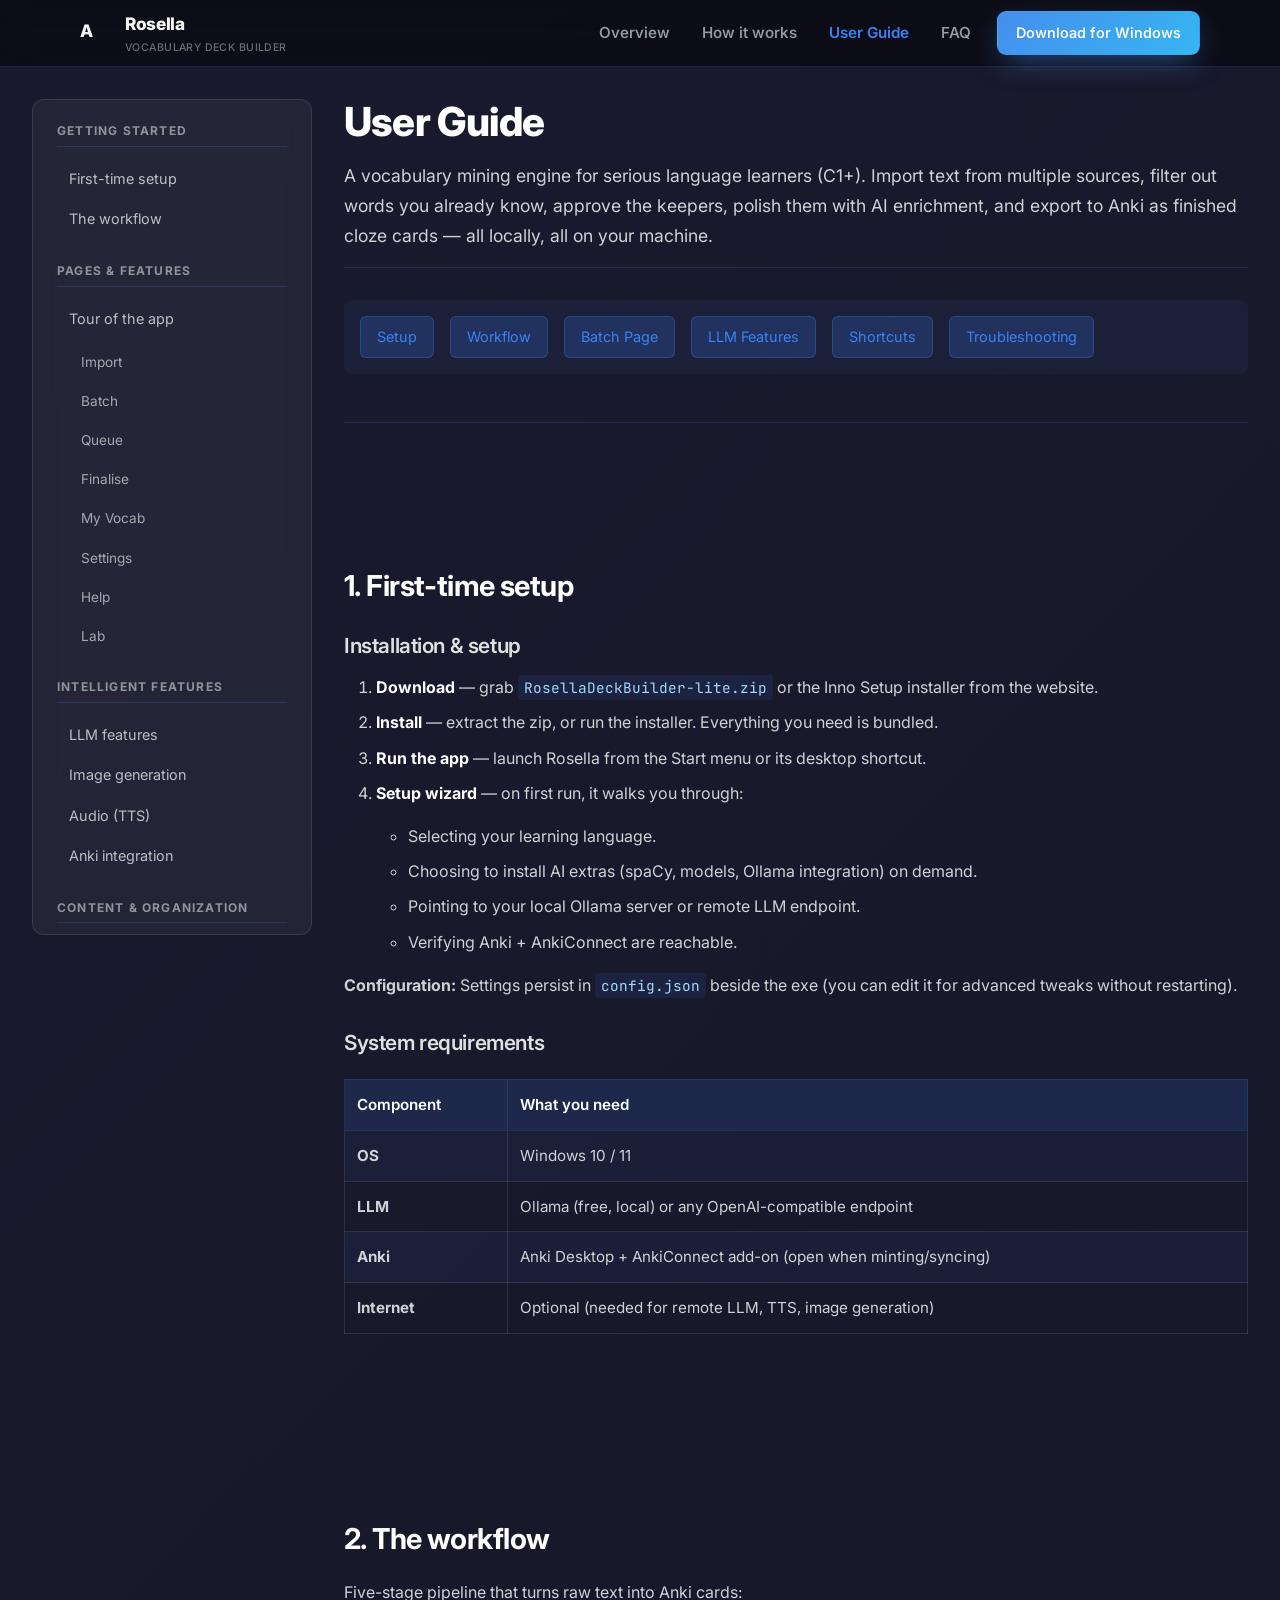
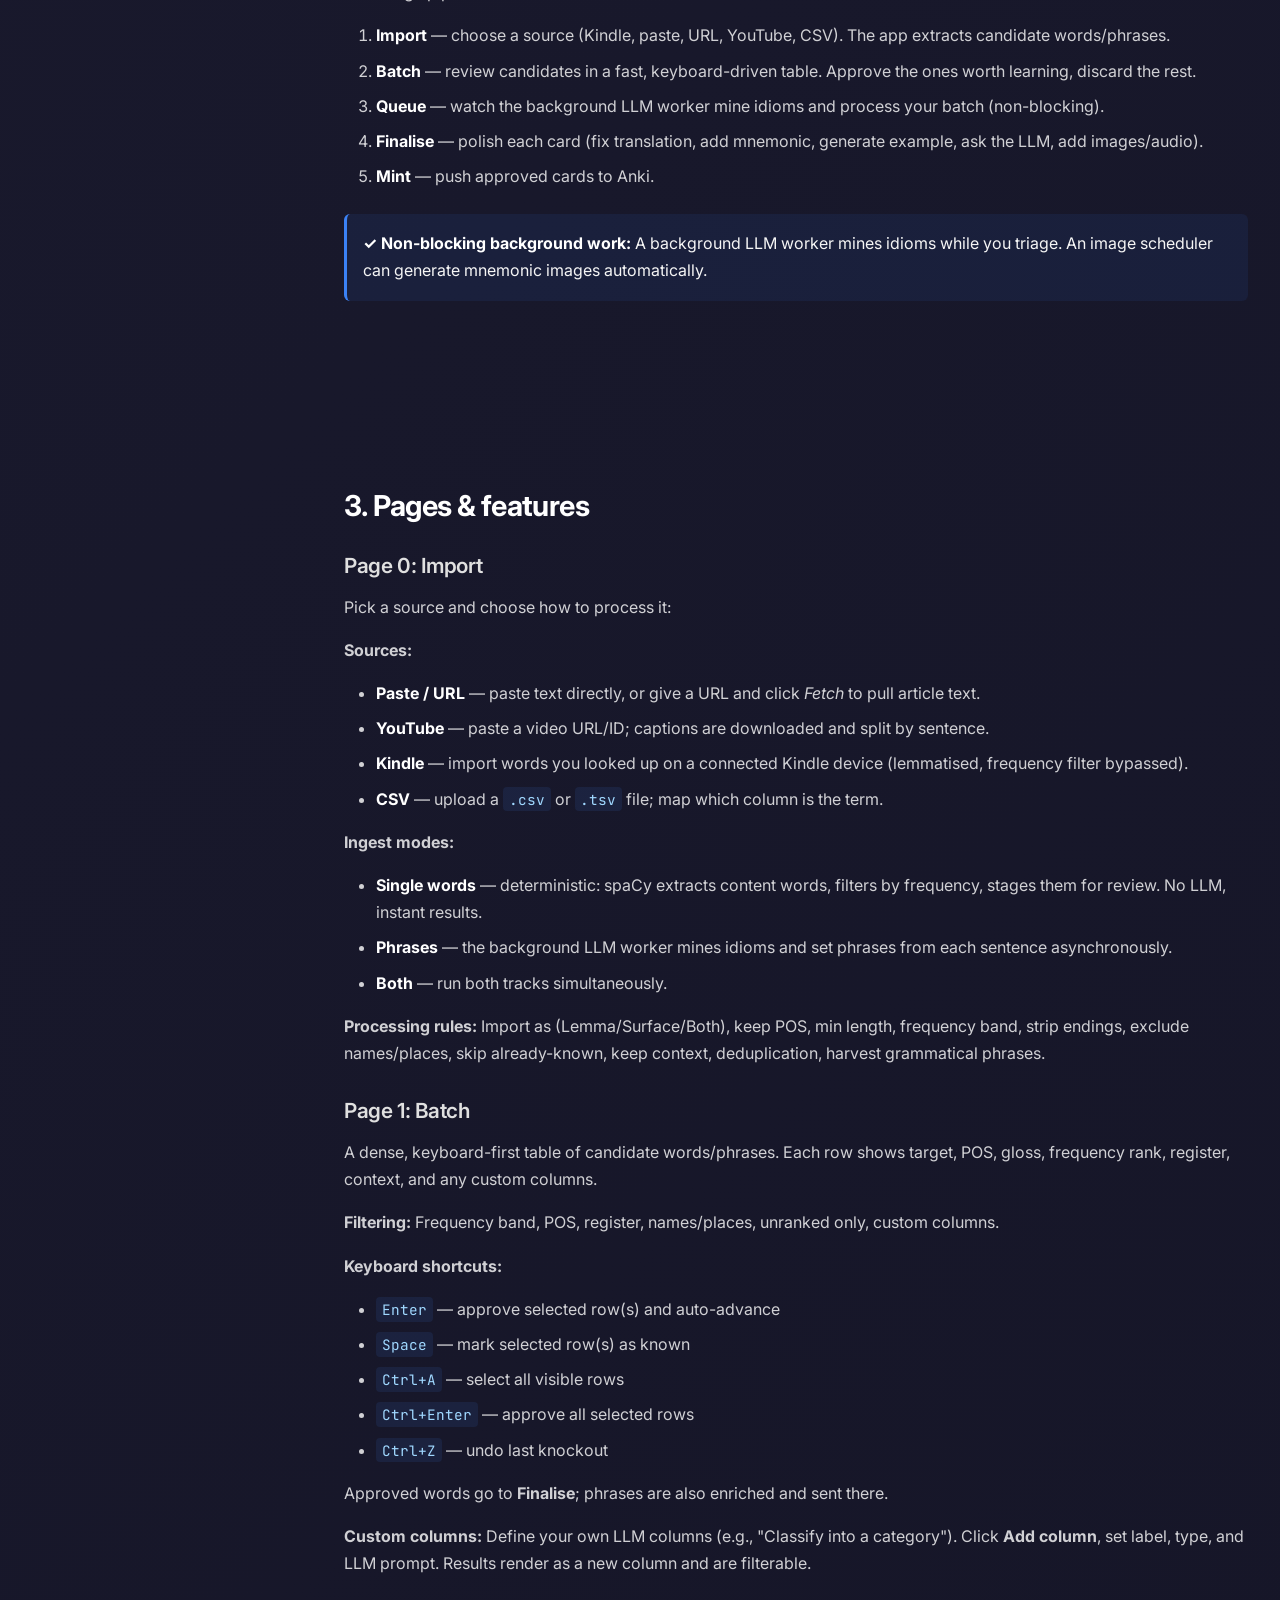
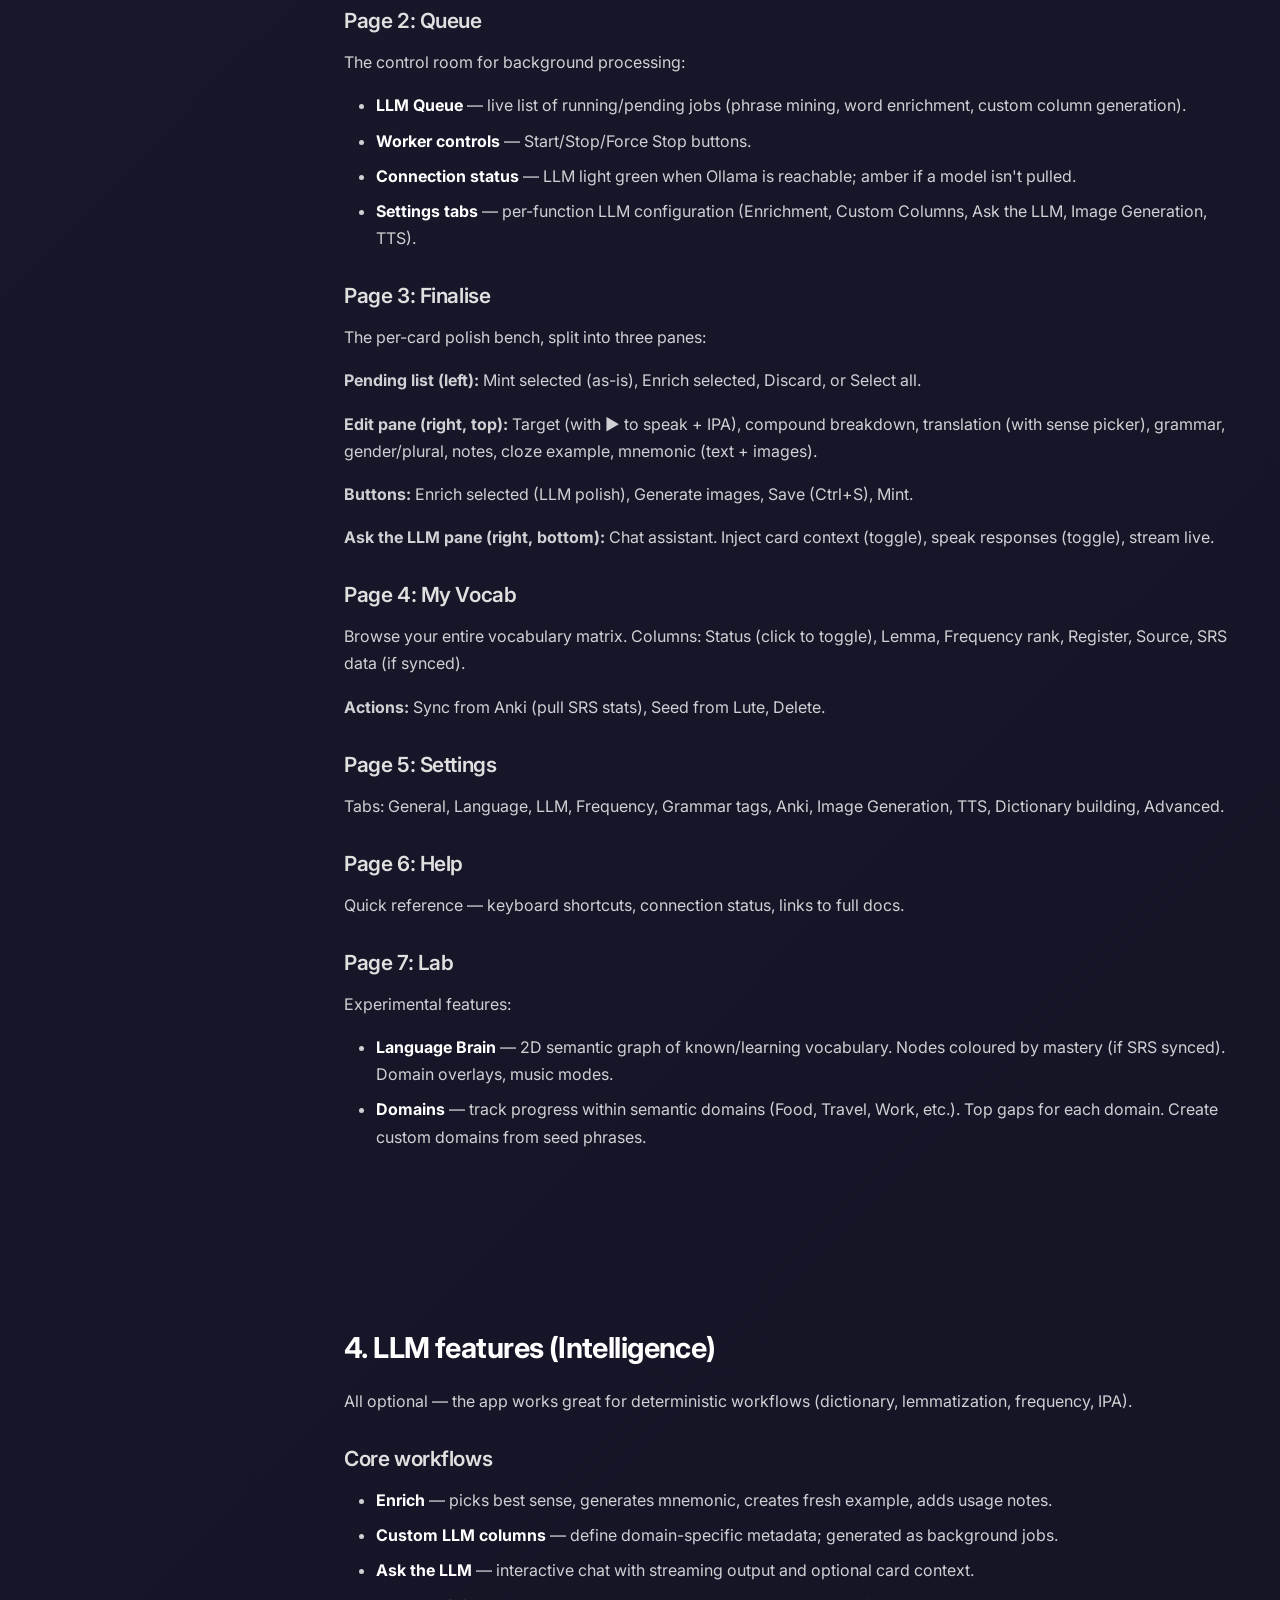
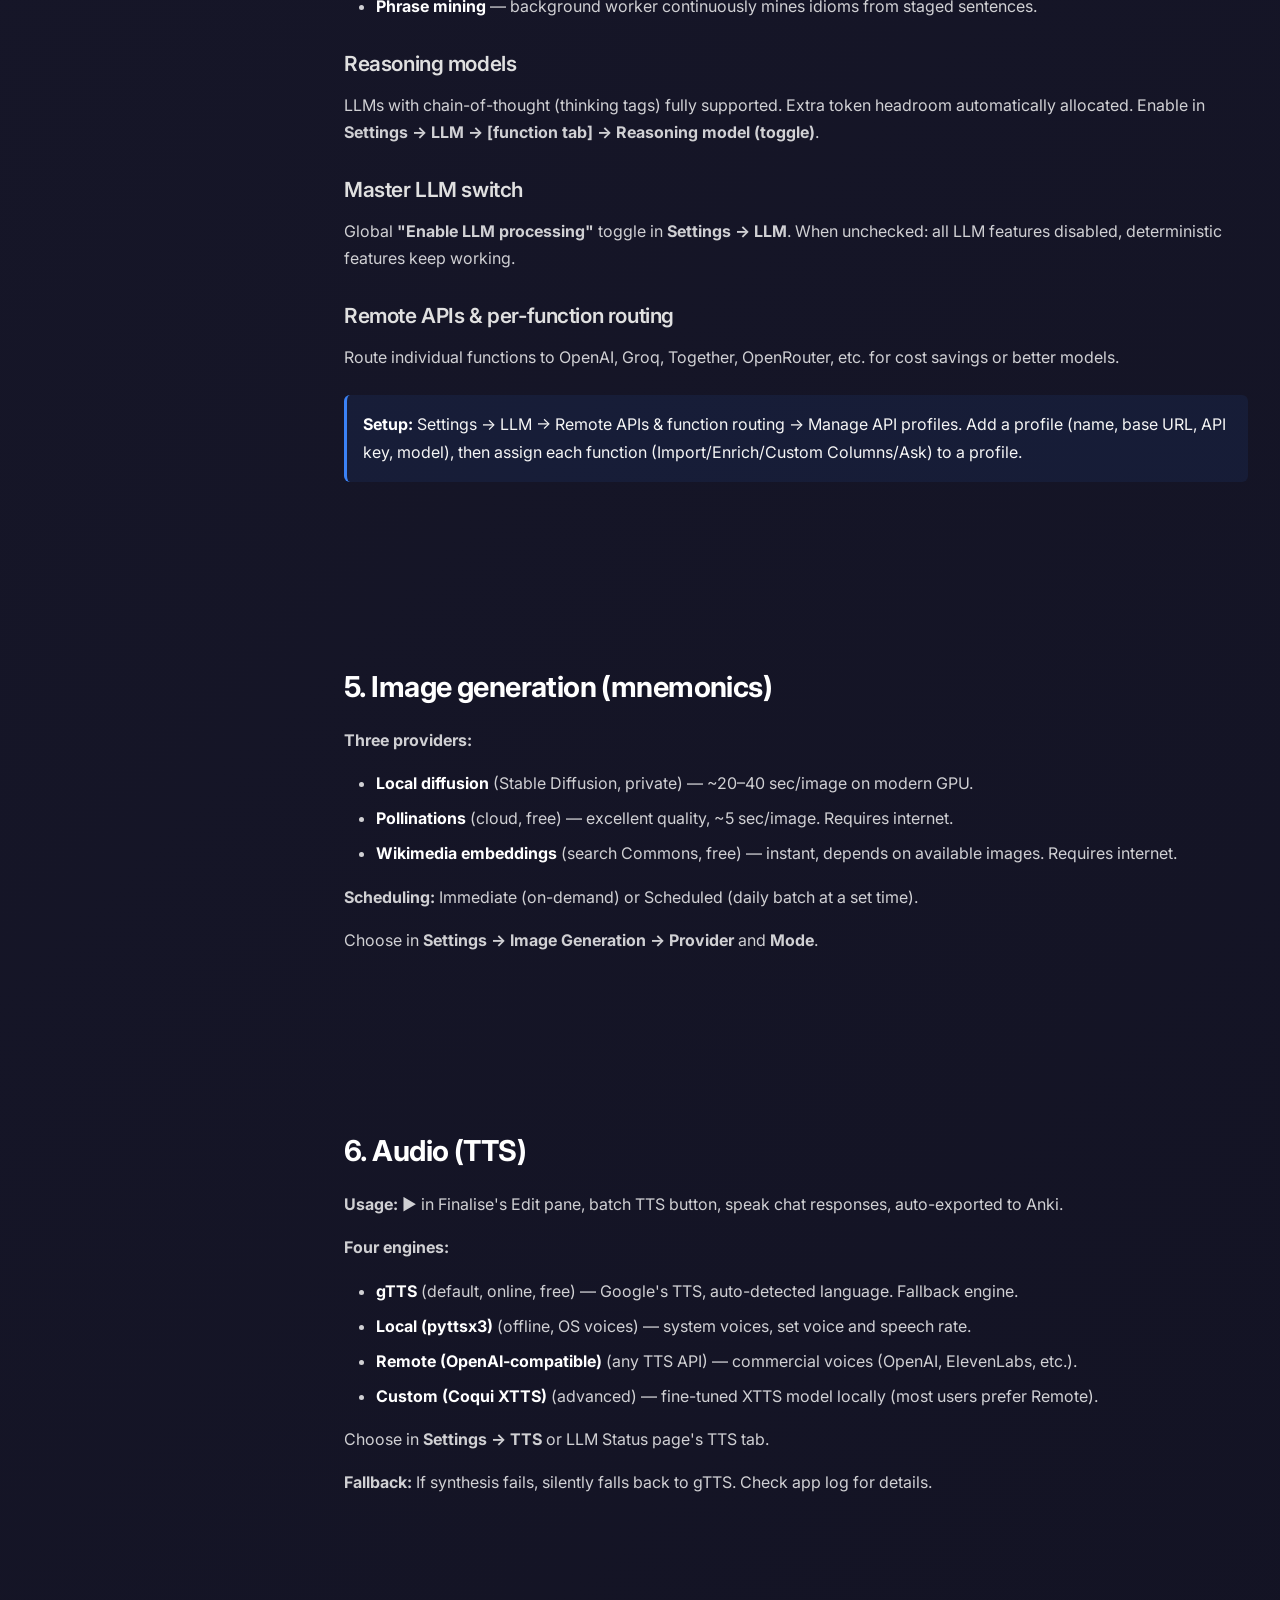
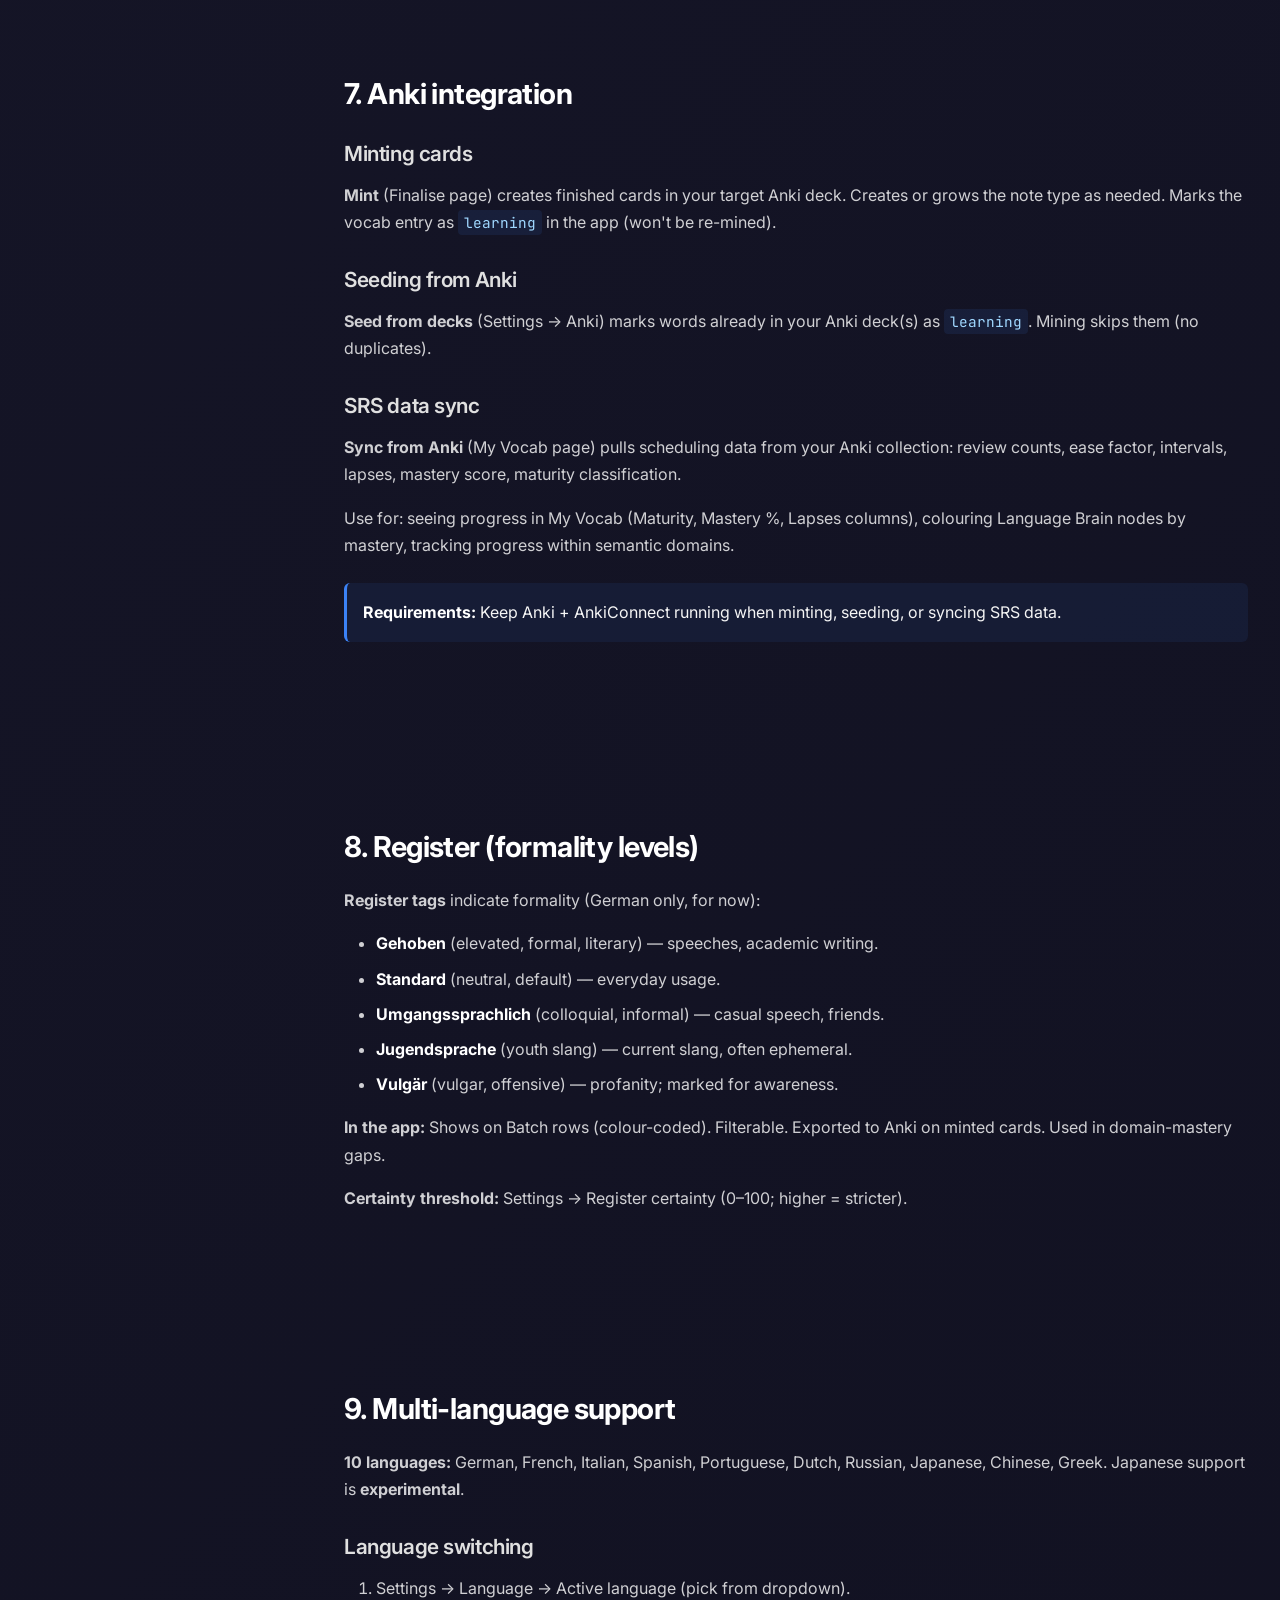
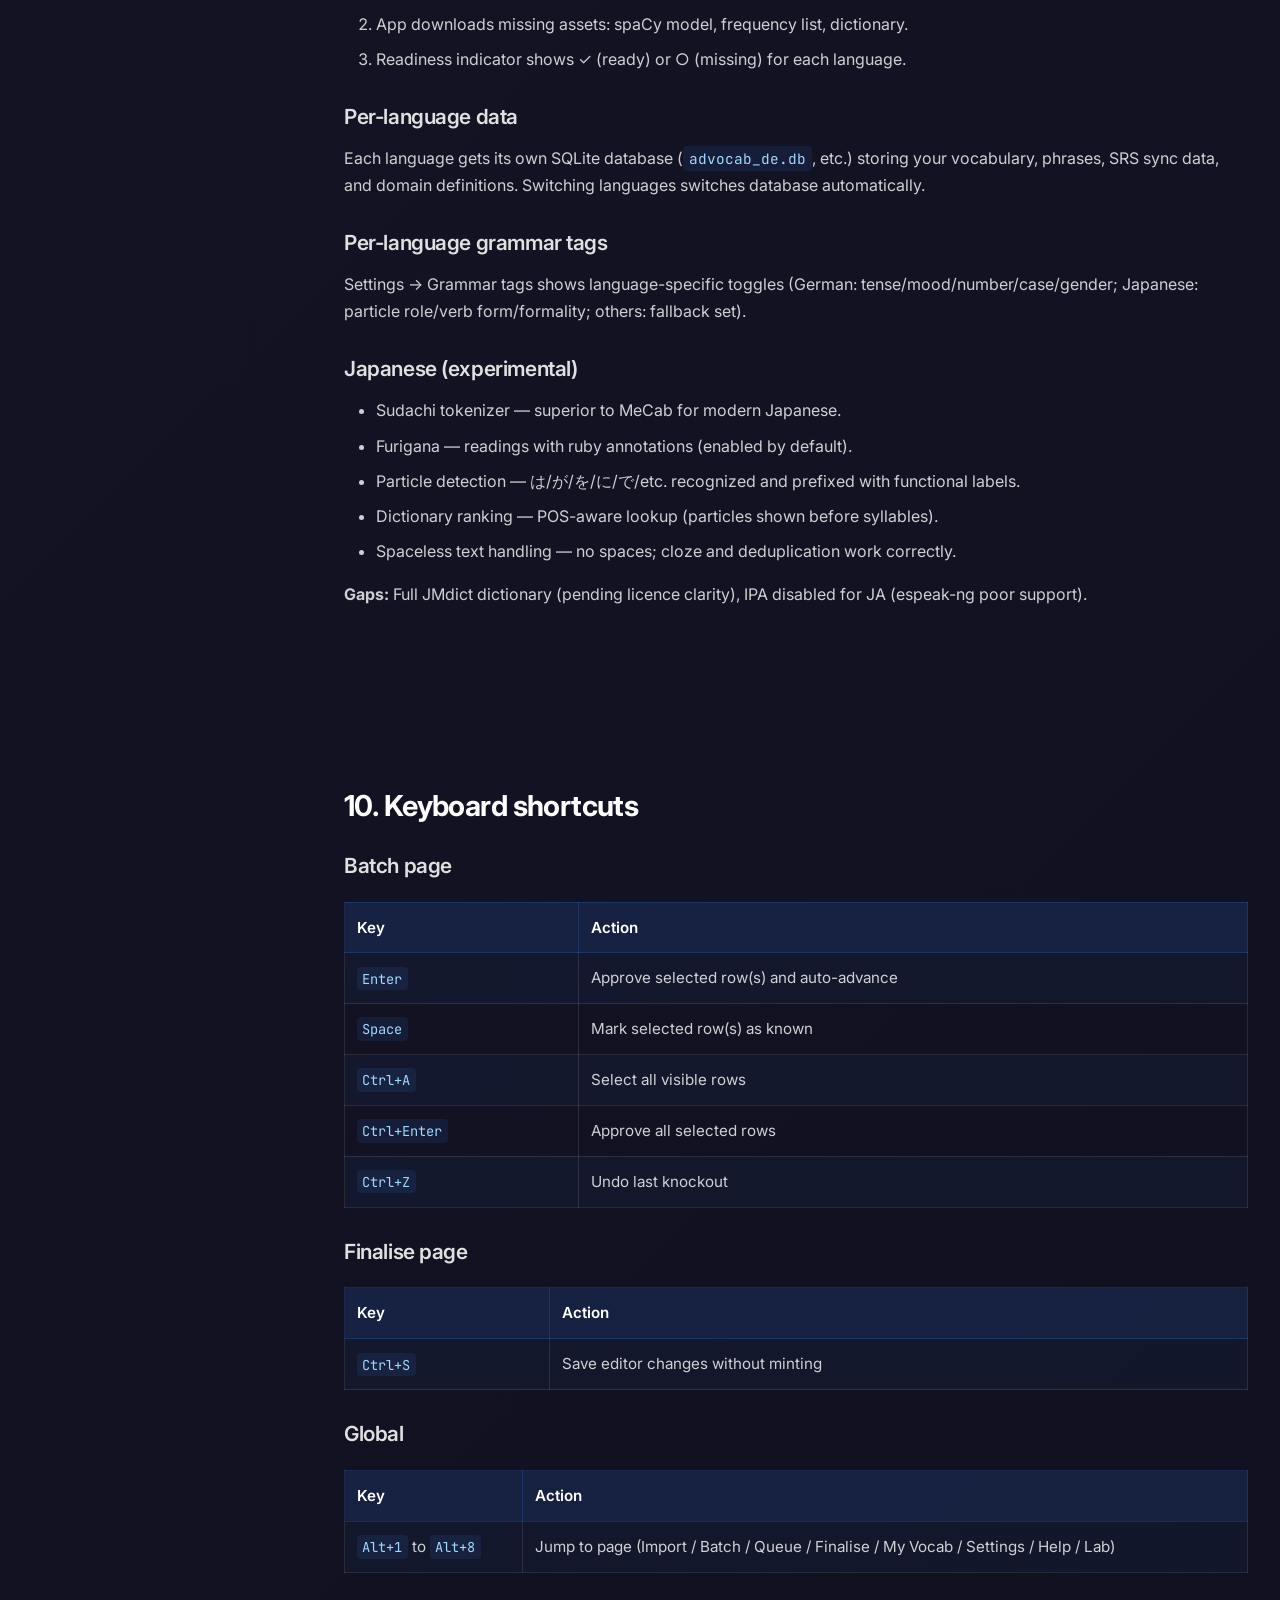
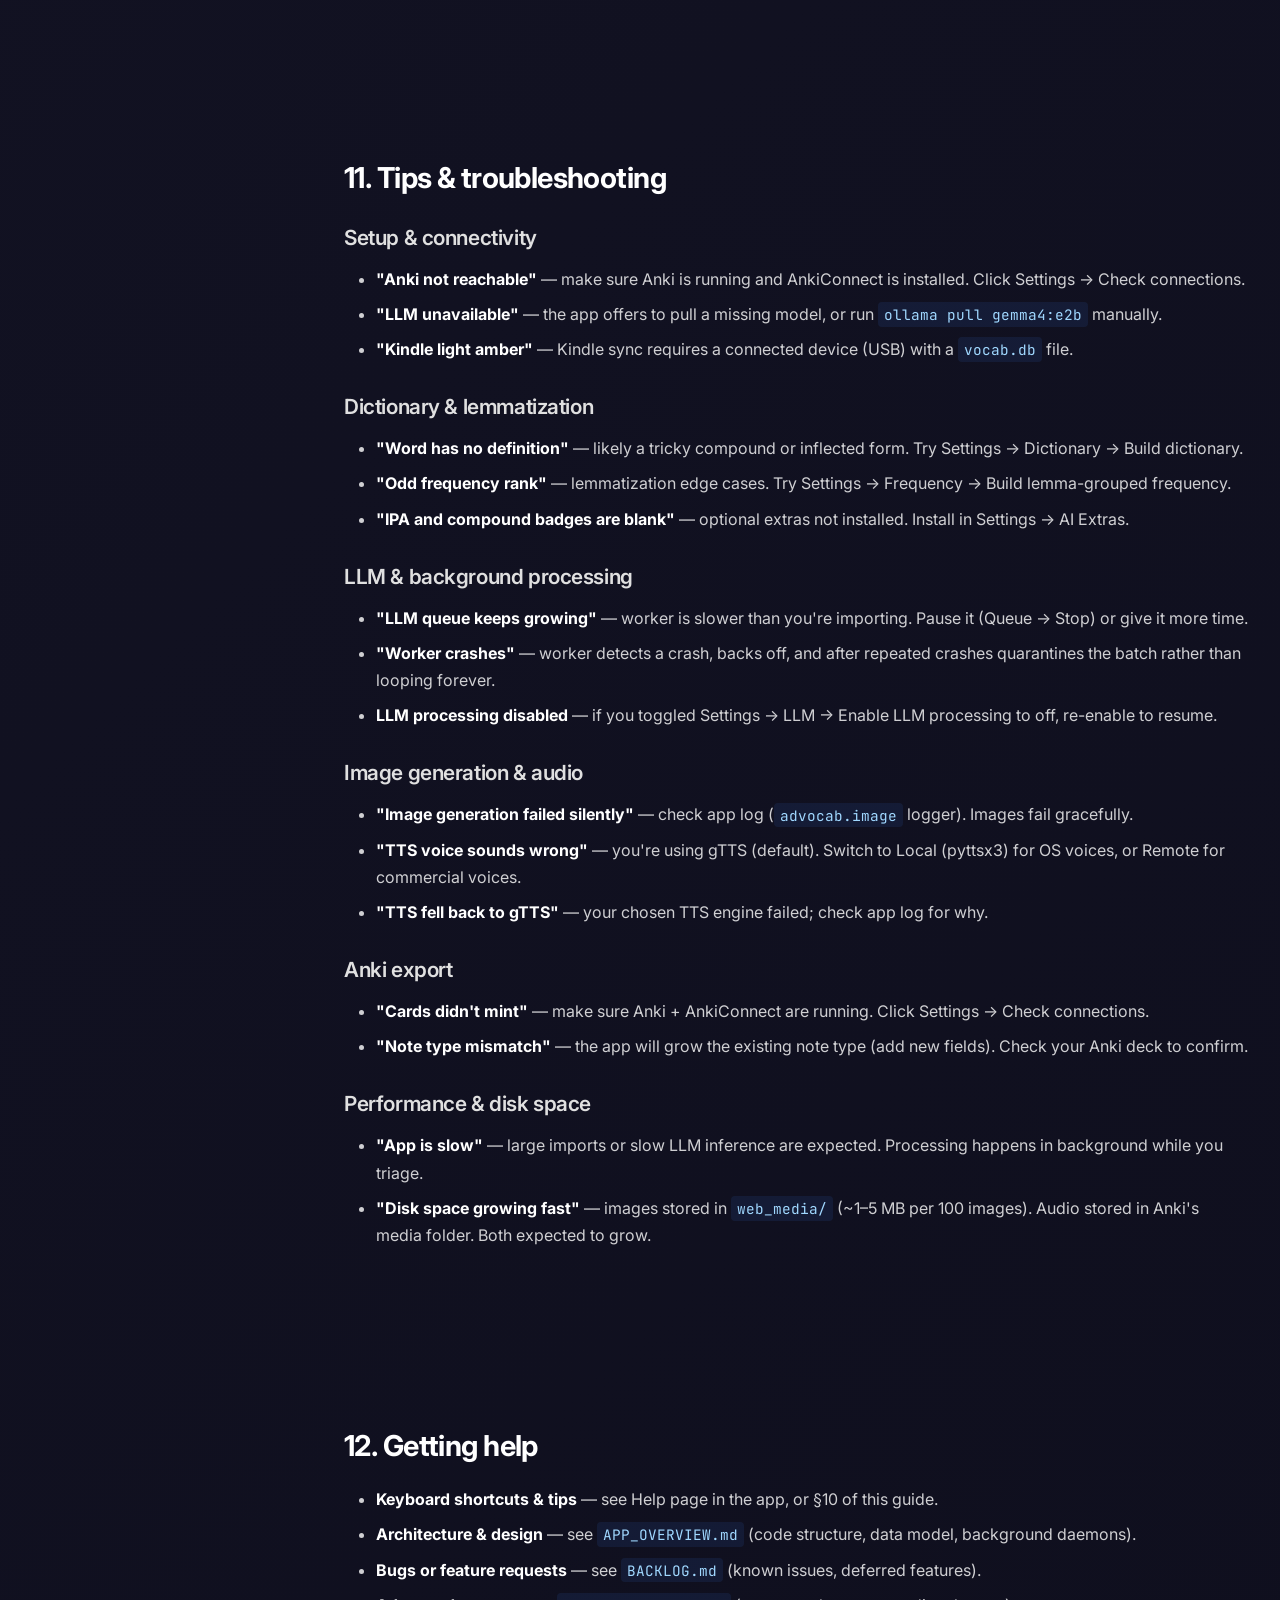
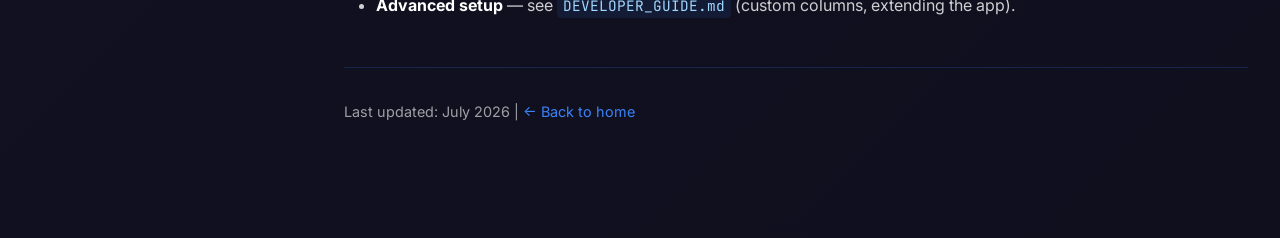
<file: user-guide.html>
<!DOCTYPE html>
<html lang="en">
<head>
  <meta charset="UTF-8" />
  <meta name="viewport" content="width=device-width, initial-scale=1.0" />
  <title>User Guide — Rosella</title>
  <meta name="description" content="Complete guide to using Rosella: setup, workflow, pages, LLM features, images, audio, Anki integration, multi-language support, and troubleshooting." />
  <link rel="preconnect" href="https://fonts.googleapis.com" />
  <link rel="preconnect" href="https://fonts.gstatic.com" crossorigin />
  <link href="https://fonts.googleapis.com/css2?family=Inter:wght@400;500;550;600;650;700;800;850&family=JetBrains+Mono:wght@400;500;600&display=swap" rel="stylesheet" />
  <link rel="stylesheet" href="styles.css" />
  <link rel="icon" href="data:image/svg+xml,<svg xmlns='http://www.w3.org/2000/svg' viewBox='0 0 100 100'><rect width='100' height='100' rx='22' fill='%233b82f6'/><text x='50' y='70' font-size='60' text-anchor='middle' fill='white' font-family='sans-serif' font-weight='800'>A</text></svg>" />
  <style>
    body.wiki-page {
      background: linear-gradient(135deg, #1a1a2e 0%, #0f0f1e 100%);
      color: #f5f5f5;
      line-height: 1.7;
    }

    .wiki-container {
      display: flex;
      gap: 2rem;
      max-width: 1400px;
      margin: 0 auto;
      padding: 2rem;
    }

    .wiki-sidebar {
      flex: 0 0 280px;
      position: sticky;
      top: 2rem;
      height: fit-content;
      max-height: calc(100vh - 4rem);
      overflow-y: auto;
      padding: 1.5rem;
      background: rgba(255, 255, 255, 0.05);
      border: 1px solid rgba(255, 255, 255, 0.1);
      border-radius: 12px;
      backdrop-filter: blur(10px);
    }

    .wiki-sidebar::-webkit-scrollbar {
      width: 6px;
    }

    .wiki-sidebar::-webkit-scrollbar-track {
      background: rgba(255, 255, 255, 0.05);
      border-radius: 3px;
    }

    .wiki-sidebar::-webkit-scrollbar-thumb {
      background: rgba(59, 130, 246, 0.4);
      border-radius: 3px;
    }

    .wiki-sidebar::-webkit-scrollbar-thumb:hover {
      background: rgba(59, 130, 246, 0.6);
    }

    .wiki-sidebar h3 {
      font-size: 0.75rem;
      font-weight: 700;
      text-transform: uppercase;
      letter-spacing: 0.1em;
      color: rgba(255, 255, 255, 0.5);
      margin: 1.5rem 0 0.75rem;
      padding: 0 0 0.5rem;
      border-bottom: 1px solid rgba(59, 130, 246, 0.2);
    }

    .wiki-sidebar h3:first-child {
      margin-top: 0;
    }

    .wiki-nav {
      list-style: none;
      padding: 0;
      margin: 0;
    }

    .wiki-nav li {
      margin: 0;
    }

    .wiki-nav a {
      display: block;
      padding: 0.5rem 0.75rem;
      color: rgba(255, 255, 255, 0.7);
      text-decoration: none;
      font-size: 0.9rem;
      border-radius: 6px;
      transition: all 0.2s ease;
      border-left: 2px solid transparent;
      margin-left: -2px;
    }

    .wiki-nav a:hover {
      color: #fff;
      background: rgba(59, 130, 246, 0.1);
      border-left-color: #3b82f6;
      padding-left: calc(0.75rem + 2px);
    }

    .wiki-nav a.active {
      color: #3b82f6;
      background: rgba(59, 130, 246, 0.15);
      border-left-color: #3b82f6;
      font-weight: 600;
      padding-left: calc(0.75rem + 2px);
    }

    .wiki-nav ul {
      list-style: none;
      padding: 0;
      margin: 0.25rem 0;
    }

    .wiki-nav li ul a {
      font-size: 0.85rem;
      padding-left: 1.5rem;
      color: rgba(255, 255, 255, 0.6);
    }

    .wiki-nav li ul a:hover {
      padding-left: calc(1.5rem + 2px);
    }

    .wiki-nav li ul a.active {
      padding-left: calc(1.5rem + 2px);
    }

    .wiki-content {
      flex: 1;
      min-width: 0;
    }

    .wiki-content h1 {
      font-size: 2.5rem;
      margin-bottom: 0.5rem;
      color: #fff;
      font-weight: 800;
    }

    .wiki-content > p:first-of-type {
      font-size: 1.1rem;
      color: rgba(255, 255, 255, 0.8);
      margin-bottom: 2rem;
      padding-bottom: 1rem;
      border-bottom: 1px solid rgba(59, 130, 246, 0.2);
    }

    .wiki-content h2 {
      font-size: 1.8rem;
      margin: 3rem 0 1.5rem;
      padding-top: 2rem;
      border-top: 1px solid rgba(59, 130, 246, 0.2);
      color: #fff;
      font-weight: 700;
      scroll-margin-top: 100px;
    }

    .wiki-content h2:first-of-type {
      margin-top: 2rem;
      border-top: none;
      padding-top: 0;
    }

    .wiki-content h3 {
      font-size: 1.3rem;
      margin: 2rem 0 1rem;
      color: #e0e0e0;
      font-weight: 600;
      scroll-margin-top: 100px;
    }

    .wiki-content h4 {
      font-size: 1rem;
      margin: 1.5rem 0 0.75rem;
      color: #d0d0d0;
      font-weight: 600;
    }

    .wiki-content p {
      margin: 1rem 0;
      color: rgba(255, 255, 255, 0.8);
    }

    .wiki-content ul, .wiki-content ol {
      margin: 1rem 0;
      padding-left: 2rem;
      color: rgba(255, 255, 255, 0.8);
    }

    .wiki-content li {
      margin: 0.5rem 0;
    }

    .wiki-content li strong {
      color: #fff;
    }

    .wiki-content code {
      background: rgba(59, 130, 246, 0.1);
      padding: 0.2em 0.4em;
      border-radius: 4px;
      font-family: 'JetBrains Mono', monospace;
      font-size: 0.9em;
      color: #a0d8ff;
    }

    .wiki-content pre {
      background: rgba(0, 0, 0, 0.3);
      border: 1px solid rgba(59, 130, 246, 0.2);
      padding: 1rem;
      border-radius: 8px;
      overflow-x: auto;
      margin: 1rem 0;
    }

    .wiki-content pre code {
      background: none;
      padding: 0;
      color: #a0d8ff;
    }

    .wiki-content table {
      width: 100%;
      border-collapse: collapse;
      margin: 1.5rem 0;
      font-size: 0.95rem;
    }

    .wiki-content table th {
      background: rgba(59, 130, 246, 0.15);
      padding: 0.75rem;
      text-align: left;
      font-weight: 600;
      color: #fff;
      border: 1px solid rgba(59, 130, 246, 0.2);
    }

    .wiki-content table td {
      padding: 0.75rem;
      border: 1px solid rgba(255, 255, 255, 0.1);
      color: rgba(255, 255, 255, 0.8);
    }

    .wiki-content table tr:nth-child(even) {
      background: rgba(59, 130, 246, 0.05);
    }

    .wiki-box {
      background: rgba(59, 130, 246, 0.08);
      border-left: 3px solid #3b82f6;
      padding: 1rem;
      margin: 1.5rem 0;
      border-radius: 6px;
    }

    .wiki-box strong {
      color: #fff;
    }

    .section-nav {
      display: flex;
      gap: 1rem;
      margin-bottom: 2rem;
      padding: 1rem;
      background: rgba(59, 130, 246, 0.05);
      border-radius: 8px;
      flex-wrap: wrap;
    }

    .section-nav a {
      padding: 0.5rem 1rem;
      background: rgba(59, 130, 246, 0.2);
      color: #3b82f6;
      text-decoration: none;
      border-radius: 6px;
      font-size: 0.9rem;
      transition: all 0.2s ease;
      border: 1px solid rgba(59, 130, 246, 0.3);
    }

    .section-nav a:hover {
      background: rgba(59, 130, 246, 0.3);
      border-color: #3b82f6;
    }

    @media (max-width: 1024px) {
      .wiki-container {
        gap: 1.5rem;
        padding: 1.5rem;
      }

      .wiki-sidebar {
        flex: 0 0 240px;
        padding: 1rem;
        font-size: 0.9rem;
      }

      .wiki-content h1 {
        font-size: 2rem;
      }

      .wiki-content h2 {
        font-size: 1.5rem;
      }
    }

    @media (max-width: 768px) {
      .wiki-container {
        flex-direction: column;
        gap: 2rem;
      }

      .wiki-sidebar {
        position: relative;
        top: auto;
        flex: 1;
        max-height: none;
      }

      .wiki-content h1 {
        font-size: 1.8rem;
      }

      .wiki-content h2 {
        font-size: 1.3rem;
        margin-top: 2rem;
      }
    }

    header.site {
      background: rgba(0, 0, 0, 0.5);
      border-bottom: 1px solid rgba(59, 130, 246, 0.2);
    }
  </style>
</head>
<body class="wiki-page">

<header class="site">
  <div class="wrap">
    <a class="brand" href="index.html">
      <span class="logo">A</span>
      <span>Rosella<small>Vocabulary Deck Builder</small></span>
    </a>
    <nav class="top">
      <span class="nav-links">
        <a href="index.html#overview">Overview</a>
        <a href="index.html#how">How it works</a>
        <a href="user-guide.html" style="color: #3b82f6; font-weight: 600;">User Guide</a>
        <a href="index.html#faq">FAQ</a>
      </span>
      <a class="btn btn-primary" href="index.html#download">Download for Windows</a>
    </nav>
  </div>
</header>

<div class="wiki-container">
  <aside class="wiki-sidebar" id="sidebar">
    <h3>Getting Started</h3>
    <ul class="wiki-nav">
      <li><a href="#setup">First-time setup</a></li>
      <li><a href="#workflow">The workflow</a></li>
    </ul>

    <h3>Pages & Features</h3>
    <ul class="wiki-nav">
      <li><a href="#pages">Tour of the app</a>
        <ul>
          <li><a href="#import">Import</a></li>
          <li><a href="#batch">Batch</a></li>
          <li><a href="#queue">Queue</a></li>
          <li><a href="#finalise">Finalise</a></li>
          <li><a href="#vocab">My Vocab</a></li>
          <li><a href="#settings">Settings</a></li>
          <li><a href="#help">Help</a></li>
          <li><a href="#lab">Lab</a></li>
        </ul>
      </li>
    </ul>

    <h3>Intelligent Features</h3>
    <ul class="wiki-nav">
      <li><a href="#llm">LLM features</a></li>
      <li><a href="#images">Image generation</a></li>
      <li><a href="#audio">Audio (TTS)</a></li>
      <li><a href="#anki">Anki integration</a></li>
    </ul>

    <h3>Content & Organization</h3>
    <ul class="wiki-nav">
      <li><a href="#register">Register (formality)</a></li>
      <li><a href="#multilang">Multi-language support</a></li>
    </ul>

    <h3>Reference</h3>
    <ul class="wiki-nav">
      <li><a href="#keyboard">Keyboard shortcuts</a></li>
      <li><a href="#troubleshooting">Tips & troubleshooting</a></li>
      <li><a href="#help">Getting help</a></li>
    </ul>
  </aside>

  <main class="wiki-content">
    <h1>User Guide</h1>
    <p>A vocabulary mining engine for serious language learners (C1+). Import text from multiple sources, filter out words you already know, approve the keepers, polish them with AI enrichment, and export to Anki as finished cloze cards — all locally, all on your machine.</p>

    <div class="section-nav">
      <a href="#setup">Setup</a>
      <a href="#workflow">Workflow</a>
      <a href="#batch">Batch Page</a>
      <a href="#llm">LLM Features</a>
      <a href="#keyboard">Shortcuts</a>
      <a href="#troubleshooting">Troubleshooting</a>
    </div>

    <hr style="border: none; margin: 3rem 0; border-top: 1px solid rgba(59, 130, 246, 0.2);">

    <section id="setup">
      <h2>1. First-time setup</h2>

      <h3>Installation & setup</h3>
      <ol>
        <li><strong>Download</strong> — grab <code>RosellaDeckBuilder-lite.zip</code> or the Inno Setup installer from the website.</li>
        <li><strong>Install</strong> — extract the zip, or run the installer. Everything you need is bundled.</li>
        <li><strong>Run the app</strong> — launch Rosella from the Start menu or its desktop shortcut.</li>
        <li><strong>Setup wizard</strong> — on first run, it walks you through:
          <ul>
            <li>Selecting your learning language.</li>
            <li>Choosing to install AI extras (spaCy, models, Ollama integration) on demand.</li>
            <li>Pointing to your local Ollama server or remote LLM endpoint.</li>
            <li>Verifying Anki + AnkiConnect are reachable.</li>
          </ul>
        </li>
      </ol>

      <p><strong>Configuration:</strong> Settings persist in <code>config.json</code> beside the exe (you can edit it for advanced tweaks without restarting).</p>

      <h3>System requirements</h3>
      <table>
        <tr>
          <th>Component</th>
          <th>What you need</th>
        </tr>
        <tr>
          <td><strong>OS</strong></td>
          <td>Windows 10 / 11</td>
        </tr>
        <tr>
          <td><strong>LLM</strong></td>
          <td>Ollama (free, local) or any OpenAI-compatible endpoint</td>
        </tr>
        <tr>
          <td><strong>Anki</strong></td>
          <td>Anki Desktop + AnkiConnect add-on (open when minting/syncing)</td>
        </tr>
        <tr>
          <td><strong>Internet</strong></td>
          <td>Optional (needed for remote LLM, TTS, image generation)</td>
        </tr>
      </table>
    </section>

    <section id="workflow">
      <h2>2. The workflow</h2>

      <p>Five-stage pipeline that turns raw text into Anki cards:</p>

      <ol>
        <li><strong>Import</strong> — choose a source (Kindle, paste, URL, YouTube, CSV). The app extracts candidate words/phrases.</li>
        <li><strong>Batch</strong> — review candidates in a fast, keyboard-driven table. Approve the ones worth learning, discard the rest.</li>
        <li><strong>Queue</strong> — watch the background LLM worker mine idioms and process your batch (non-blocking).</li>
        <li><strong>Finalise</strong> — polish each card (fix translation, add mnemonic, generate example, ask the LLM, add images/audio).</li>
        <li><strong>Mint</strong> — push approved cards to Anki.</li>
      </ol>

      <div class="wiki-box">
        <strong>✓ Non-blocking background work:</strong> A background LLM worker mines idioms while you triage. An image scheduler can generate mnemonic images automatically.
      </div>
    </section>

    <section id="pages">
      <h2>3. Pages & features</h2>

      <h3 id="import">Page 0: Import</h3>
      <p>Pick a source and choose how to process it:</p>

      <p><strong>Sources:</strong></p>
      <ul>
        <li><strong>Paste / URL</strong> — paste text directly, or give a URL and click <em>Fetch</em> to pull article text.</li>
        <li><strong>YouTube</strong> — paste a video URL/ID; captions are downloaded and split by sentence.</li>
        <li><strong>Kindle</strong> — import words you looked up on a connected Kindle device (lemmatised, frequency filter bypassed).</li>
        <li><strong>CSV</strong> — upload a <code>.csv</code> or <code>.tsv</code> file; map which column is the term.</li>
      </ul>

      <p><strong>Ingest modes:</strong></p>
      <ul>
        <li><strong>Single words</strong> — deterministic: spaCy extracts content words, filters by frequency, stages them for review. No LLM, instant results.</li>
        <li><strong>Phrases</strong> — the background LLM worker mines idioms and set phrases from each sentence asynchronously.</li>
        <li><strong>Both</strong> — run both tracks simultaneously.</li>
      </ul>

      <p><strong>Processing rules:</strong> Import as (Lemma/Surface/Both), keep POS, min length, frequency band, strip endings, exclude names/places, skip already-known, keep context, deduplication, harvest grammatical phrases.</p>

      <h3 id="batch">Page 1: Batch</h3>
      <p>A dense, keyboard-first table of candidate words/phrases. Each row shows target, POS, gloss, frequency rank, register, context, and any custom columns.</p>

      <p><strong>Filtering:</strong> Frequency band, POS, register, names/places, unranked only, custom columns.</p>

      <p><strong>Keyboard shortcuts:</strong></p>
      <ul>
        <li><code>Enter</code> — approve selected row(s) and auto-advance</li>
        <li><code>Space</code> — mark selected row(s) as known</li>
        <li><code>Ctrl+A</code> — select all visible rows</li>
        <li><code>Ctrl+Enter</code> — approve all selected rows</li>
        <li><code>Ctrl+Z</code> — undo last knockout</li>
      </ul>

      <p>Approved words go to <strong>Finalise</strong>; phrases are also enriched and sent there.</p>

      <p><strong>Custom columns:</strong> Define your own LLM columns (e.g., "Classify into a category"). Click <strong>Add column</strong>, set label, type, and LLM prompt. Results render as a new column and are filterable.</p>

      <h3 id="queue">Page 2: Queue</h3>
      <p>The control room for background processing:</p>

      <ul>
        <li><strong>LLM Queue</strong> — live list of running/pending jobs (phrase mining, word enrichment, custom column generation).</li>
        <li><strong>Worker controls</strong> — Start/Stop/Force Stop buttons.</li>
        <li><strong>Connection status</strong> — LLM light green when Ollama is reachable; amber if a model isn't pulled.</li>
        <li><strong>Settings tabs</strong> — per-function LLM configuration (Enrichment, Custom Columns, Ask the LLM, Image Generation, TTS).</li>
      </ul>

      <h3 id="finalise">Page 3: Finalise</h3>
      <p>The per-card polish bench, split into three panes:</p>

      <p><strong>Pending list (left):</strong> Mint selected (as-is), Enrich selected, Discard, or Select all.</p>

      <p><strong>Edit pane (right, top):</strong> Target (with ▶ to speak + IPA), compound breakdown, translation (with sense picker), grammar, gender/plural, notes, cloze example, mnemonic (text + images).</p>

      <p><strong>Buttons:</strong> Enrich selected (LLM polish), Generate images, Save (Ctrl+S), Mint.</p>

      <p><strong>Ask the LLM pane (right, bottom):</strong> Chat assistant. Inject card context (toggle), speak responses (toggle), stream live.</p>

      <h3 id="vocab">Page 4: My Vocab</h3>
      <p>Browse your entire vocabulary matrix. Columns: Status (click to toggle), Lemma, Frequency rank, Register, Source, SRS data (if synced).</p>

      <p><strong>Actions:</strong> Sync from Anki (pull SRS stats), Seed from Lute, Delete.</p>

      <h3 id="settings">Page 5: Settings</h3>
      <p>Tabs: General, Language, LLM, Frequency, Grammar tags, Anki, Image Generation, TTS, Dictionary building, Advanced.</p>

      <h3 id="help">Page 6: Help</h3>
      <p>Quick reference — keyboard shortcuts, connection status, links to full docs.</p>

      <h3 id="lab">Page 7: Lab</h3>
      <p>Experimental features:</p>

      <ul>
        <li><strong>Language Brain</strong> — 2D semantic graph of known/learning vocabulary. Nodes coloured by mastery (if SRS synced). Domain overlays, music modes.</li>
        <li><strong>Domains</strong> — track progress within semantic domains (Food, Travel, Work, etc.). Top gaps for each domain. Create custom domains from seed phrases.</li>
      </ul>
    </section>

    <section id="llm">
      <h2>4. LLM features (Intelligence)</h2>

      <p>All optional — the app works great for deterministic workflows (dictionary, lemmatization, frequency, IPA).</p>

      <h3>Core workflows</h3>
      <ul>
        <li><strong>Enrich</strong> — picks best sense, generates mnemonic, creates fresh example, adds usage notes.</li>
        <li><strong>Custom LLM columns</strong> — define domain-specific metadata; generated as background jobs.</li>
        <li><strong>Ask the LLM</strong> — interactive chat with streaming output and optional card context.</li>
        <li><strong>Phrase mining</strong> — background worker continuously mines idioms from staged sentences.</li>
      </ul>

      <h3>Reasoning models</h3>
      <p>LLMs with chain-of-thought (thinking tags) fully supported. Extra token headroom automatically allocated. Enable in <strong>Settings → LLM → [function tab] → Reasoning model (toggle)</strong>.</p>

      <h3>Master LLM switch</h3>
      <p>Global <strong>"Enable LLM processing"</strong> toggle in <strong>Settings → LLM</strong>. When unchecked: all LLM features disabled, deterministic features keep working.</p>

      <h3>Remote APIs & per-function routing</h3>
      <p>Route individual functions to OpenAI, Groq, Together, OpenRouter, etc. for cost savings or better models.</p>

      <div class="wiki-box">
        <strong>Setup:</strong> Settings → LLM → Remote APIs & function routing → Manage API profiles. Add a profile (name, base URL, API key, model), then assign each function (Import/Enrich/Custom Columns/Ask) to a profile.
      </div>
    </section>

    <section id="images">
      <h2>5. Image generation (mnemonics)</h2>

      <p><strong>Three providers:</strong></p>
      <ul>
        <li><strong>Local diffusion</strong> (Stable Diffusion, private) — ~20–40 sec/image on modern GPU.</li>
        <li><strong>Pollinations</strong> (cloud, free) — excellent quality, ~5 sec/image. Requires internet.</li>
        <li><strong>Wikimedia embeddings</strong> (search Commons, free) — instant, depends on available images. Requires internet.</li>
      </ul>

      <p><strong>Scheduling:</strong> Immediate (on-demand) or Scheduled (daily batch at a set time).</p>

      <p>Choose in <strong>Settings → Image Generation → Provider</strong> and <strong>Mode</strong>.</p>
    </section>

    <section id="audio">
      <h2>6. Audio (TTS)</h2>

      <p><strong>Usage:</strong> ▶ in Finalise's Edit pane, batch TTS button, speak chat responses, auto-exported to Anki.</p>

      <p><strong>Four engines:</strong></p>
      <ul>
        <li><strong>gTTS</strong> (default, online, free) — Google's TTS, auto-detected language. Fallback engine.</li>
        <li><strong>Local (pyttsx3)</strong> (offline, OS voices) — system voices, set voice and speech rate.</li>
        <li><strong>Remote (OpenAI-compatible)</strong> (any TTS API) — commercial voices (OpenAI, ElevenLabs, etc.).</li>
        <li><strong>Custom (Coqui XTTS)</strong> (advanced) — fine-tuned XTTS model locally (most users prefer Remote).</li>
      </ul>

      <p>Choose in <strong>Settings → TTS</strong> or LLM Status page's TTS tab.</p>

      <p><strong>Fallback:</strong> If synthesis fails, silently falls back to gTTS. Check app log for details.</p>
    </section>

    <section id="anki">
      <h2>7. Anki integration</h2>

      <h3>Minting cards</h3>
      <p><strong>Mint</strong> (Finalise page) creates finished cards in your target Anki deck. Creates or grows the note type as needed. Marks the vocab entry as <code>learning</code> in the app (won't be re-mined).</p>

      <h3>Seeding from Anki</h3>
      <p><strong>Seed from decks</strong> (Settings → Anki) marks words already in your Anki deck(s) as <code>learning</code>. Mining skips them (no duplicates).</p>

      <h3>SRS data sync</h3>
      <p><strong>Sync from Anki</strong> (My Vocab page) pulls scheduling data from your Anki collection: review counts, ease factor, intervals, lapses, mastery score, maturity classification.</p>

      <p>Use for: seeing progress in My Vocab (Maturity, Mastery %, Lapses columns), colouring Language Brain nodes by mastery, tracking progress within semantic domains.</p>

      <div class="wiki-box">
        <strong>Requirements:</strong> Keep Anki + AnkiConnect running when minting, seeding, or syncing SRS data.
      </div>
    </section>

    <section id="register">
      <h2>8. Register (formality levels)</h2>

      <p><strong>Register tags</strong> indicate formality (German only, for now):</p>
      <ul>
        <li><strong>Gehoben</strong> (elevated, formal, literary) — speeches, academic writing.</li>
        <li><strong>Standard</strong> (neutral, default) — everyday usage.</li>
        <li><strong>Umgangssprachlich</strong> (colloquial, informal) — casual speech, friends.</li>
        <li><strong>Jugendsprache</strong> (youth slang) — current slang, often ephemeral.</li>
        <li><strong>Vulgär</strong> (vulgar, offensive) — profanity; marked for awareness.</li>
      </ul>

      <p><strong>In the app:</strong> Shows on Batch rows (colour-coded). Filterable. Exported to Anki on minted cards. Used in domain-mastery gaps.</p>

      <p><strong>Certainty threshold:</strong> Settings → Register certainty (0–100; higher = stricter).</p>
    </section>

    <section id="multilang">
      <h2>9. Multi-language support</h2>

      <p><strong>10 languages:</strong> German, French, Italian, Spanish, Portuguese, Dutch, Russian, Japanese, Chinese, Greek. Japanese support is <strong>experimental</strong>.</p>

      <h3>Language switching</h3>
      <ol>
        <li>Settings → Language → Active language (pick from dropdown).</li>
        <li>App downloads missing assets: spaCy model, frequency list, dictionary.</li>
        <li>Readiness indicator shows ✓ (ready) or ○ (missing) for each language.</li>
      </ol>

      <h3>Per-language data</h3>
      <p>Each language gets its own SQLite database (<code>advocab_de.db</code>, etc.) storing your vocabulary, phrases, SRS sync data, and domain definitions. Switching languages switches database automatically.</p>

      <h3>Per-language grammar tags</h3>
      <p>Settings → Grammar tags shows language-specific toggles (German: tense/mood/number/case/gender; Japanese: particle role/verb form/formality; others: fallback set).</p>

      <h3>Japanese (experimental)</h3>
      <ul>
        <li>Sudachi tokenizer — superior to MeCab for modern Japanese.</li>
        <li>Furigana — readings with ruby annotations (enabled by default).</li>
        <li>Particle detection — は/が/を/に/で/etc. recognized and prefixed with functional labels.</li>
        <li>Dictionary ranking — POS-aware lookup (particles shown before syllables).</li>
        <li>Spaceless text handling — no spaces; cloze and deduplication work correctly.</li>
      </ul>

      <p><strong>Gaps:</strong> Full JMdict dictionary (pending licence clarity), IPA disabled for JA (espeak-ng poor support).</p>
    </section>

    <section id="keyboard">
      <h2>10. Keyboard shortcuts</h2>

      <h3>Batch page</h3>
      <table>
        <tr>
          <th>Key</th>
          <th>Action</th>
        </tr>
        <tr>
          <td><code>Enter</code></td>
          <td>Approve selected row(s) and auto-advance</td>
        </tr>
        <tr>
          <td><code>Space</code></td>
          <td>Mark selected row(s) as known</td>
        </tr>
        <tr>
          <td><code>Ctrl+A</code></td>
          <td>Select all visible rows</td>
        </tr>
        <tr>
          <td><code>Ctrl+Enter</code></td>
          <td>Approve all selected rows</td>
        </tr>
        <tr>
          <td><code>Ctrl+Z</code></td>
          <td>Undo last knockout</td>
        </tr>
      </table>

      <h3>Finalise page</h3>
      <table>
        <tr>
          <th>Key</th>
          <th>Action</th>
        </tr>
        <tr>
          <td><code>Ctrl+S</code></td>
          <td>Save editor changes without minting</td>
        </tr>
      </table>

      <h3>Global</h3>
      <table>
        <tr>
          <th>Key</th>
          <th>Action</th>
        </tr>
        <tr>
          <td><code>Alt+1</code> to <code>Alt+8</code></td>
          <td>Jump to page (Import / Batch / Queue / Finalise / My Vocab / Settings / Help / Lab)</td>
        </tr>
      </table>
    </section>

    <section id="troubleshooting">
      <h2>11. Tips & troubleshooting</h2>

      <h3>Setup & connectivity</h3>
      <ul>
        <li><strong>"Anki not reachable"</strong> — make sure Anki is running and AnkiConnect is installed. Click Settings → Check connections.</li>
        <li><strong>"LLM unavailable"</strong> — the app offers to pull a missing model, or run <code>ollama pull gemma4:e2b</code> manually.</li>
        <li><strong>"Kindle light amber"</strong> — Kindle sync requires a connected device (USB) with a <code>vocab.db</code> file.</li>
      </ul>

      <h3>Dictionary & lemmatization</h3>
      <ul>
        <li><strong>"Word has no definition"</strong> — likely a tricky compound or inflected form. Try Settings → Dictionary → Build dictionary.</li>
        <li><strong>"Odd frequency rank"</strong> — lemmatization edge cases. Try Settings → Frequency → Build lemma-grouped frequency.</li>
        <li><strong>"IPA and compound badges are blank"</strong> — optional extras not installed. Install in Settings → AI Extras.</li>
      </ul>

      <h3>LLM & background processing</h3>
      <ul>
        <li><strong>"LLM queue keeps growing"</strong> — worker is slower than you're importing. Pause it (Queue → Stop) or give it more time.</li>
        <li><strong>"Worker crashes"</strong> — worker detects a crash, backs off, and after repeated crashes quarantines the batch rather than looping forever.</li>
        <li><strong>LLM processing disabled</strong> — if you toggled Settings → LLM → Enable LLM processing to off, re-enable to resume.</li>
      </ul>

      <h3>Image generation & audio</h3>
      <ul>
        <li><strong>"Image generation failed silently"</strong> — check app log (<code>advocab.image</code> logger). Images fail gracefully.</li>
        <li><strong>"TTS voice sounds wrong"</strong> — you're using gTTS (default). Switch to Local (pyttsx3) for OS voices, or Remote for commercial voices.</li>
        <li><strong>"TTS fell back to gTTS"</strong> — your chosen TTS engine failed; check app log for why.</li>
      </ul>

      <h3>Anki export</h3>
      <ul>
        <li><strong>"Cards didn't mint"</strong> — make sure Anki + AnkiConnect are running. Click Settings → Check connections.</li>
        <li><strong>"Note type mismatch"</strong> — the app will grow the existing note type (add new fields). Check your Anki deck to confirm.</li>
      </ul>

      <h3>Performance & disk space</h3>
      <ul>
        <li><strong>"App is slow"</strong> — large imports or slow LLM inference are expected. Processing happens in background while you triage.</li>
        <li><strong>"Disk space growing fast"</strong> — images stored in <code>web_media/</code> (~1–5 MB per 100 images). Audio stored in Anki's media folder. Both expected to grow.</li>
      </ul>
    </section>

    <section id="help">
      <h2>12. Getting help</h2>

      <ul>
        <li><strong>Keyboard shortcuts & tips</strong> — see Help page in the app, or §10 of this guide.</li>
        <li><strong>Architecture & design</strong> — see <code>APP_OVERVIEW.md</code> (code structure, data model, background daemons).</li>
        <li><strong>Bugs or feature requests</strong> — see <code>BACKLOG.md</code> (known issues, deferred features).</li>
        <li><strong>Advanced setup</strong> — see <code>DEVELOPER_GUIDE.md</code> (custom columns, extending the app).</li>
      </ul>

      <p style="margin-top: 3rem; padding-top: 2rem; border-top: 1px solid rgba(59, 130, 246, 0.2); color: rgba(255, 255, 255, 0.6); font-size: 0.9rem;">
        Last updated: July 2026 | <a href="index.html" style="color: #3b82f6; text-decoration: none;">← Back to home</a>
      </p>
    </section>
  </main>
</div>

<script>
  // Highlight active section in sidebar
  const sections = document.querySelectorAll('[id]');
  const navLinks = document.querySelectorAll('.wiki-nav a');

  function updateActiveLink() {
    let current = '';
    sections.forEach(section => {
      const sectionTop = section.offsetTop;
      if (window.scrollY >= sectionTop - 200) {
        current = section.getAttribute('id');
      }
    });

    navLinks.forEach(link => {
      link.classList.remove('active');
      if (link.getAttribute('href') === '#' + current) {
        link.classList.add('active');
      }
    });
  }

  window.addEventListener('scroll', updateActiveLink);
  updateActiveLink();

  // Smooth scroll behavior
  document.querySelectorAll('a[href^="#"]').forEach(anchor => {
    anchor.addEventListener('click', function (e) {
      e.preventDefault();
      const target = document.querySelector(this.getAttribute('href'));
      if (target) {
        target.scrollIntoView({
          behavior: 'smooth',
          block: 'start'
        });
      }
    });
  });
</script>

</body>
</html>
</file>
<file: styles.css>
/* ============================================================================
   Advocab — marketing site styles
   Palette mirrors the app's design tokens (frontend/src/index.css) so the
   landing page and the product feel like one thing.
   ========================================================================== */
:root {
  --surface:        220 13% 9%;
  --surface-2:      220 13% 11%;
  --surface-card:   220 13% 14%;
  --surface-hover:  220 13% 18%;
  --border:         220 13% 22%;
  --border-soft:    220 13% 17%;

  --ink:        220 9% 94%;
  --ink-muted:  220 9% 62%;
  --ink-subtle: 220 9% 44%;

  --accent:     214 82% 60%;
  --accent-2:   199 88% 58%;
  --accent-fg:  0 0% 100%;

  --success: 100 42% 62%;   /* known  #98c379 */
  --learning: 37 70% 58%;   /* learning #e0a548 */
  --danger:  0 100% 71%;    /* unknown #ff6b6b */
  --violet:  260 78% 74%;

  --radius: 14px;
  --maxw: 1120px;
  --shadow-lg: 0 30px 80px -20px rgba(0,0,0,.7);
  --shadow-md: 0 12px 40px -12px rgba(0,0,0,.55);
}

* { box-sizing: border-box; }

html { scroll-behavior: smooth; }

body {
  margin: 0;
  font-family: Inter, system-ui, -apple-system, Segoe UI, Roboto, sans-serif;
  color: hsl(var(--ink));
  background:
    radial-gradient(1100px 600px at 80% -10%, hsl(var(--accent) / .16), transparent 60%),
    radial-gradient(900px 600px at 0% 10%, hsl(var(--accent-2) / .10), transparent 55%),
    hsl(var(--surface));
  line-height: 1.6;
  -webkit-font-smoothing: antialiased;
  text-rendering: optimizeLegibility;
}

a { color: inherit; text-decoration: none; }
img { max-width: 100%; display: block; }

.wrap { width: min(100% - 40px, var(--maxw)); margin-inline: auto; }

.eyebrow {
  display: inline-flex; align-items: center; gap: 8px;
  font-size: .78rem; font-weight: 600; letter-spacing: .08em; text-transform: uppercase;
  color: hsl(var(--accent-2));
  padding: 6px 12px; border-radius: 999px;
  background: hsl(var(--accent) / .10);
  border: 1px solid hsl(var(--accent) / .25);
}

h1, h2, h3 { line-height: 1.15; letter-spacing: -0.02em; margin: 0; }
h2.section-title { font-size: clamp(1.7rem, 3.4vw, 2.5rem); font-weight: 800; }
.section-lede { color: hsl(var(--ink-muted)); font-size: 1.08rem; max-width: 60ch; }

.muted { color: hsl(var(--ink-muted)); }
.subtle { color: hsl(var(--ink-subtle)); }

/* ── Buttons ─────────────────────────────────────────────────────────────── */
.btn {
  display: inline-flex; align-items: center; justify-content: center; gap: 10px;
  font-weight: 650; font-size: .98rem; padding: 13px 22px; border-radius: 12px;
  border: 1px solid transparent; cursor: pointer; transition: all .18s ease;
  white-space: nowrap;
}
.btn-primary {
  color: hsl(var(--accent-fg));
  background: linear-gradient(135deg, hsl(var(--accent)), hsl(var(--accent-2)));
  box-shadow: 0 10px 30px -8px hsl(var(--accent) / .6);
}
.btn-primary:hover { transform: translateY(-2px); box-shadow: 0 16px 40px -8px hsl(var(--accent) / .7); }
.btn-ghost {
  color: hsl(var(--ink)); background: hsl(var(--surface-card) / .6);
  border-color: hsl(var(--border));
}
.btn-ghost:hover { border-color: hsl(var(--ink-subtle)); background: hsl(var(--surface-hover)); }
.btn .sz { font-weight: 500; opacity: .8; font-size: .82rem; }

/* ── Header ──────────────────────────────────────────────────────────────── */
header.site {
  position: sticky; top: 0; z-index: 50;
  backdrop-filter: blur(14px);
  background: hsl(var(--surface) / .72);
  border-bottom: 1px solid hsl(var(--border-soft));
}
header.site .wrap { display: flex; align-items: center; gap: 20px; height: 66px; }
.brand { display: flex; align-items: center; gap: 11px; font-weight: 800; letter-spacing: -.02em; font-size: 1.08rem; }
.brand .logo {
  width: 34px; height: 34px; flex-shrink: 0; display: block;
}
.brand small { display:block; font-size:.66rem; font-weight:500; letter-spacing:.04em; color:hsl(var(--ink-subtle)); text-transform:uppercase; }
nav.top { margin-left: auto; display: flex; align-items: center; gap: 4px; }
nav.top a { padding: 8px 14px; border-radius: 9px; color: hsl(var(--ink-muted)); font-weight: 550; font-size: .95rem; transition: all .15s; }
nav.top a:hover { color: hsl(var(--ink)); background: hsl(var(--surface-hover)); }
nav.top .btn { padding: 9px 18px; font-size: .9rem; margin-left: 8px; }
nav.top a.btn-primary { color: hsl(var(--accent-fg)); }
nav.top a.btn-primary:hover { background: linear-gradient(135deg, hsl(var(--accent)), hsl(var(--accent-2))); }
nav.top a.btn-ghost { color: hsl(var(--ink)); }
.nav-links { display: contents; }

/* ── Hero ────────────────────────────────────────────────────────────────── */
.hero { padding: 78px 0 40px; }
.hero-grid { display: grid; grid-template-columns: 1.05fr 1fr; gap: 54px; align-items: center; }
.hero h1 { font-size: clamp(2.3rem, 4.7vw, 3.6rem); font-weight: 850; margin: 22px 0 0; }
.hero h1 .grad {
  background: linear-gradient(120deg, hsl(var(--accent-2)), hsl(var(--violet)));
  -webkit-background-clip: text; background-clip: text; color: transparent;
}
.hero p.lead { font-size: 1.2rem; color: hsl(var(--ink-muted)); margin: 22px 0 0; max-width: 34ch; }
.hero .cta { display: flex; gap: 14px; margin-top: 32px; flex-wrap: wrap; }
.hero .meta { display: flex; gap: 22px; margin-top: 26px; flex-wrap: wrap; color: hsl(var(--ink-subtle)); font-size: .9rem; }
.hero .meta span { display: inline-flex; align-items: center; gap: 7px; }
.hero .meta b { color: hsl(var(--ink-muted)); font-weight: 600; }
.dot-ok { width: 8px; height: 8px; border-radius: 50%; background: hsl(var(--success)); box-shadow: 0 0 10px hsl(var(--success) / .8); }

/* ── Generic sections ────────────────────────────────────────────────────── */
section { padding: 66px 0; }
.section-head { max-width: 760px; margin-bottom: 40px; }
.section-head h2 { margin-top: 14px; }
.section-head p { margin-top: 14px; }

/* ── Pipeline strip ──────────────────────────────────────────────────────── */
.pipeline { display: grid; grid-template-columns: repeat(5, 1fr); gap: 12px; }
.pipe-step {
  position: relative; background: hsl(var(--surface-card)); border: 1px solid hsl(var(--border-soft));
  border-radius: var(--radius); padding: 20px 18px; text-align: center;
}
.pipe-step .ic { font-size: 1.6rem; }
.pipe-step h4 { margin: 10px 0 4px; font-size: .98rem; }
.pipe-step p { margin: 0; font-size: .82rem; color: hsl(var(--ink-subtle)); line-height: 1.4; }
.pipe-step::after {
  content: "→"; position: absolute; right: -14px; top: 50%; transform: translateY(-50%);
  color: hsl(var(--accent-2)); font-weight: 700; z-index: 2;
}
.pipe-step:last-child::after { content: none; }

/* ── Feature grid ────────────────────────────────────────────────────────── */
.features { display: grid; grid-template-columns: repeat(3, 1fr); gap: 18px; }
.feature {
  background: linear-gradient(180deg, hsl(var(--surface-card)), hsl(var(--surface-2)));
  border: 1px solid hsl(var(--border-soft)); border-radius: var(--radius);
  padding: 24px; transition: border-color .2s, transform .2s;
}
.feature:hover { border-color: hsl(var(--accent) / .4); transform: translateY(-3px); }
.feature .fic {
  width: 44px; height: 44px; border-radius: 11px; display: grid; place-items: center;
  font-size: 1.35rem; background: hsl(var(--accent) / .12); border: 1px solid hsl(var(--accent) / .25);
  margin-bottom: 14px;
}
.feature h3 { font-size: 1.08rem; }
.feature p { margin: 8px 0 0; color: hsl(var(--ink-muted)); font-size: .93rem; }

/* ── Showcase (screenshot + prose) ───────────────────────────────────────── */
.showcase { display: grid; gap: 70px; }
.show-row { display: grid; grid-template-columns: 1fr 1fr; gap: 48px; align-items: center; }
.show-row.reverse .show-text { order: 2; }
.show-row.reverse .show-media { order: 1; }
.show-text .kick { color: hsl(var(--accent-2)); font-weight: 650; font-size: .82rem; letter-spacing: .06em; text-transform: uppercase; }
.show-text h3 { font-size: 1.7rem; margin: 10px 0 0; font-weight: 780; }
.show-text p { color: hsl(var(--ink-muted)); margin: 14px 0 0; font-size: 1.02rem; }
.show-text ul { margin: 18px 0 0; padding: 0; list-style: none; display: grid; gap: 10px; }
.show-text li { display: flex; gap: 10px; align-items: flex-start; color: hsl(var(--ink-muted)); font-size: .96rem; }
.show-text li::before { content: "✓"; color: hsl(var(--success)); font-weight: 800; }

/* ── App window mockup (a faithful vector render of the real UI) ──────────── */
.appwin {
  border-radius: 14px; overflow: hidden; border: 1px solid hsl(var(--border));
  background: hsl(220 13% 10%); box-shadow: var(--shadow-lg);
}
.appwin .titlebar {
  height: 34px; display: flex; align-items: center; gap: 8px; padding: 0 13px;
  background: hsl(var(--surface-card)); border-bottom: 1px solid hsl(var(--border-soft));
}
.appwin .titlebar .tb-dot { width: 11px; height: 11px; border-radius: 50%; }
.tb-r { background: #ff5f57; } .tb-y { background: #febc2e; } .tb-g { background: #28c840; }
.appwin .titlebar .tb-title { margin-left: 10px; font-size: .74rem; color: hsl(var(--ink-subtle)); }
.appbody { display: flex; min-height: 340px; font-size: 12px; }

/* left nav rail — matches Layout.tsx */
.rail { width: 58px; flex-shrink: 0; background: hsl(var(--surface-card)); border-right: 1px solid hsl(var(--border-soft));
        display: flex; flex-direction: column; align-items: center; padding: 10px 0; gap: 3px; }
.rail .r-item { display: flex; flex-direction: column; align-items: center; gap: 2px; padding: 7px 0; width: 100%;
        color: hsl(var(--ink-subtle)); font-size: 8.5px; }
.rail .r-item .ri { font-size: 15px; line-height: 1; }
.rail .r-item.active { color: hsl(var(--accent)); }
.rail .r-item .badge { position: relative; }
.rail .r-item .badge b { position: absolute; top: -6px; right: -12px; background: hsl(var(--accent)); color: #fff;
        font-size: 7px; border-radius: 999px; padding: 1px 4px; font-weight: 700; }
.rail .spacer { flex: 1; }

.pane { flex: 1; min-width: 0; padding: 16px 18px; overflow: hidden; }
.pane h5 { margin: 0 0 12px; font-size: 15px; font-weight: 700; letter-spacing: -.01em; }

/* chips / pills used across mock panes */
.chip { display: inline-flex; align-items: center; gap: 5px; padding: 4px 10px; border-radius: 8px;
        border: 1px solid hsl(var(--border)); background: hsl(var(--surface-hover)); color: hsl(var(--ink-muted)); font-size: 11px; }
.chip.on { background: hsl(var(--accent) / .16); border-color: hsl(var(--accent) / .5); color: hsl(var(--accent-2)); }
.chip-row { display: flex; flex-wrap: wrap; gap: 7px; }

.mock-textarea { border: 1px solid hsl(var(--border)); border-radius: 8px; background: hsl(220 13% 8%);
        padding: 10px 12px; color: hsl(var(--ink-muted)); font-size: 11.5px; min-height: 70px; margin-top: 10px; }
.mock-input { border: 1px solid hsl(var(--border)); border-radius: 7px; background: hsl(220 13% 8%);
        padding: 7px 10px; color: hsl(var(--ink-subtle)); font-size: 11px; }

.btn-mock { display: inline-flex; align-items: center; gap: 6px; padding: 7px 13px; border-radius: 8px; font-size: 11.5px; font-weight: 650; }
.btn-mock.pri { background: linear-gradient(135deg, hsl(var(--accent)), hsl(var(--accent-2))); color: #fff; }
.btn-mock.sec { background: hsl(var(--surface-hover)); border: 1px solid hsl(var(--border)); color: hsl(var(--ink)); }

/* coverage bar */
.cov { height: 12px; border-radius: 6px; overflow: hidden; display: flex; margin-top: 12px; border: 1px solid hsl(var(--border)); }
.cov i { display: block; height: 100%; }
.cov .k { background: hsl(var(--success)); } .cov .l { background: hsl(var(--learning)); } .cov .n { background: hsl(var(--accent)); }
.cov-legend { display: flex; gap: 14px; margin-top: 8px; font-size: 10.5px; color: hsl(var(--ink-subtle)); }
.cov-legend span::before { content: "●"; margin-right: 5px; }

.split { display: grid; grid-template-columns: 1.25fr 1fr; gap: 16px; }

/* triage table */
table.mock { width: 100%; border-collapse: collapse; font-size: 11px; }
table.mock th { text-align: left; color: hsl(var(--ink-subtle)); font-weight: 600; font-size: 9.5px; text-transform: uppercase;
        letter-spacing: .04em; padding: 6px 8px; border-bottom: 1px solid hsl(var(--border)); }
table.mock td { padding: 7px 8px; border-bottom: 1px solid hsl(var(--border-soft)); color: hsl(var(--ink-muted)); }
table.mock tr.focus { background: hsl(var(--accent) / .10); }
table.mock td .tgt { color: hsl(var(--ink)); font-weight: 600; }
.pos-tag { font-size: 9px; padding: 1px 6px; border-radius: 5px; background: hsl(var(--surface-hover)); border: 1px solid hsl(var(--border)); }
.reg-tag { font-size: 9px; padding: 1px 6px; border-radius: 5px; }
.reg-formal { background: hsl(var(--accent-2) / .16); color: hsl(var(--accent-2)); }
.reg-neutral { background: hsl(var(--ink-subtle) / .18); color: hsl(var(--ink-muted)); }
.reg-collo { background: hsl(var(--learning) / .18); color: hsl(var(--learning)); }

.filterbar { display: flex; flex-wrap: wrap; gap: 7px; align-items: center; margin-bottom: 12px; }
.interlinear { margin-top: 12px; padding: 10px 12px; border-radius: 8px; background: hsl(220 13% 8%); border: 1px solid hsl(var(--border-soft)); }
.interlinear .il-word { display: inline-flex; flex-direction: column; align-items: center; margin: 0 4px 4px 0; }
.interlinear .il-word .w { font-size: 12px; color: hsl(var(--ink)); }
.interlinear .il-word .g { font-size: 8px; color: hsl(var(--accent-2)); }
.interlinear .il-word.hl .w { color: hsl(var(--learning)); font-weight: 700; }

/* finalizer three-col */
.three { display: grid; grid-template-columns: 0.8fr 1.5fr 1fr; gap: 12px; height: 100%; }
.col-box { border: 1px solid hsl(var(--border-soft)); border-radius: 9px; padding: 10px; background: hsl(220 13% 11%); overflow: hidden; }
.col-box .col-h { font-size: 9px; text-transform: uppercase; letter-spacing: .05em; color: hsl(var(--ink-subtle)); margin-bottom: 8px; }
.pend-item { padding: 6px 8px; border-radius: 6px; font-size: 11px; color: hsl(var(--ink-muted)); margin-bottom: 4px; }
.pend-item.sel { background: hsl(var(--accent) / .14); color: hsl(var(--accent-2)); }
.field { margin-bottom: 9px; }
.field .fl { font-size: 8.5px; text-transform: uppercase; letter-spacing: .05em; color: hsl(var(--ink-subtle)); margin-bottom: 3px; }
.field .fv { font-size: 11.5px; color: hsl(var(--ink)); background: hsl(220 13% 8%); border: 1px solid hsl(var(--border-soft));
        border-radius: 6px; padding: 6px 8px; }
.chat-bubble { font-size: 10.5px; border-radius: 8px; padding: 7px 9px; margin-bottom: 6px; }
.chat-bubble.you { background: hsl(var(--accent) / .16); color: hsl(var(--ink)); margin-left: 20px; }
.chat-bubble.ai { background: hsl(var(--surface-hover)); color: hsl(var(--ink-muted)); margin-right: 20px; }

/* brain graph frame */
.brainframe { background: radial-gradient(circle at 50% 45%, hsl(220 30% 13%), hsl(220 30% 7%)); }

/* ── Two-column "what's in the box" table ─────────────────────────────────── */
.boxgrid { display: grid; grid-template-columns: 1fr 1fr; gap: 18px; }
.boxcard { border: 1px solid hsl(var(--border-soft)); border-radius: var(--radius); overflow: hidden; background: hsl(var(--surface-card)); }
.boxcard .bh { padding: 16px 20px; font-weight: 700; display: flex; align-items: center; gap: 10px; border-bottom: 1px solid hsl(var(--border-soft)); }
.boxcard.in .bh { background: hsl(var(--success) / .10); color: hsl(var(--success)); }
.boxcard.out .bh { background: hsl(var(--accent) / .10); color: hsl(var(--accent-2)); }
.boxcard ul { margin: 0; padding: 14px 20px 20px; list-style: none; display: grid; gap: 10px; }
.boxcard li { color: hsl(var(--ink-muted)); font-size: .95rem; display: flex; gap: 10px; }
.boxcard li b { color: hsl(var(--ink)); font-weight: 600; }
.boxcard.in li::before { content: "◆"; color: hsl(var(--success)); }
.boxcard.out li::before { content: "↧"; color: hsl(var(--accent-2)); }

/* ── Steps (getting started) ─────────────────────────────────────────────── */
.steps { display: grid; grid-template-columns: repeat(2, 1fr); gap: 18px; }
.step { display: flex; gap: 16px; background: hsl(var(--surface-card)); border: 1px solid hsl(var(--border-soft));
        border-radius: var(--radius); padding: 22px; }
.step .num { width: 38px; height: 38px; flex-shrink: 0; border-radius: 10px; display: grid; place-items: center;
        font-weight: 800; font-size: 1.05rem; color: #fff;
        background: linear-gradient(135deg, hsl(var(--accent)), hsl(var(--accent-2))); }
.step h3 { font-size: 1.08rem; }
.step p { margin: 6px 0 0; color: hsl(var(--ink-muted)); font-size: .93rem; }
.step code { background: hsl(220 13% 8%); border: 1px solid hsl(var(--border-soft)); border-radius: 5px;
        padding: 1px 6px; font-size: .82em; color: hsl(var(--accent-2)); }
.step .opt { display: inline-block; margin-top: 8px; font-size: .74rem; padding: 2px 8px; border-radius: 999px;
        background: hsl(var(--ink-subtle) / .18); color: hsl(var(--ink-muted)); font-weight: 600; }

/* ── Download band ───────────────────────────────────────────────────────── */
.download-band {
  border: 1px solid hsl(var(--accent) / .3); border-radius: 22px;
  background:
    radial-gradient(600px 300px at 50% 0%, hsl(var(--accent) / .18), transparent 70%),
    linear-gradient(180deg, hsl(var(--surface-card)), hsl(var(--surface-2)));
  padding: 52px; text-align: center;
}
.download-band h2 { font-size: clamp(1.8rem, 3.6vw, 2.6rem); font-weight: 850; }
.download-band p { color: hsl(var(--ink-muted)); max-width: 52ch; margin: 14px auto 0; }
.download-band .cta { display: flex; gap: 14px; justify-content: center; margin-top: 28px; flex-wrap: wrap; }
.reqs { display: flex; gap: 26px; justify-content: center; flex-wrap: wrap; margin-top: 26px; color: hsl(var(--ink-subtle)); font-size: .88rem; }
.reqs span { display: inline-flex; align-items: center; gap: 7px; }

/* ── Release notes ───────────────────────────────────────────────────────── */
.release-current {
  margin: 32px auto 0; max-width: 62ch; text-align: left;
  background: hsl(var(--surface-card) / .7); border: 1px solid hsl(var(--accent) / .25);
  border-radius: 14px; padding: 24px 28px;
}
.release-header { display: flex; align-items: center; gap: 10px; margin-bottom: 14px; flex-wrap: wrap; }
.release-badge {
  font-size: .72rem; font-weight: 700; letter-spacing: .06em; text-transform: uppercase;
  background: linear-gradient(135deg, hsl(var(--accent)), hsl(var(--accent-2)));
  color: hsl(var(--accent-fg)); padding: 3px 9px; border-radius: 99px;
}
.release-version { font-size: 1rem; font-weight: 750; color: hsl(var(--ink)); }
.release-date { font-size: .85rem; color: hsl(var(--ink-subtle)); margin-left: auto; }
.release-notes { list-style: none; padding: 0; margin: 0 0 22px; display: flex; flex-direction: column; gap: 9px; }
.release-notes li {
  font-size: .92rem; color: hsl(var(--ink-muted)); line-height: 1.55;
  padding-left: 18px; position: relative;
}
.release-notes li::before { content: '✦'; position: absolute; left: 0; color: hsl(var(--accent)); font-size: .7rem; top: .25em; }
.release-notes li b { color: hsl(var(--ink)); }
.release-current .cta { justify-content: flex-start; margin-top: 0; }

.release-prev {
  margin-top: 22px; font-size: .85rem; color: hsl(var(--ink-subtle));
  display: flex; align-items: center; gap: 8px; justify-content: center; flex-wrap: wrap;
}
.release-prev-label { }
.release-prev-link { color: hsl(var(--ink-muted)); text-decoration: underline; text-underline-offset: 3px; }
.release-prev-link:hover { color: hsl(var(--ink)); }
.release-prev-date { color: hsl(var(--ink-subtle)); }

/* ── FAQ ─────────────────────────────────────────────────────────────────── */
.faq { display: grid; grid-template-columns: 1fr 1fr; gap: 16px; }
.faq details { background: hsl(var(--surface-card)); border: 1px solid hsl(var(--border-soft)); border-radius: 12px; padding: 4px 20px; }
.faq summary { cursor: pointer; padding: 16px 0; font-weight: 650; list-style: none; display: flex; justify-content: space-between; align-items: center; }
.faq summary::-webkit-details-marker { display: none; }
.faq summary::after { content: "+"; color: hsl(var(--accent-2)); font-size: 1.3rem; font-weight: 400; }
.faq details[open] summary::after { content: "−"; }
.faq details p { margin: 0 0 16px; color: hsl(var(--ink-muted)); font-size: .93rem; }

/* ── Footer ──────────────────────────────────────────────────────────────── */
footer.site { border-top: 1px solid hsl(var(--border-soft)); padding: 40px 0; margin-top: 30px; }
footer.site .wrap { display: flex; justify-content: space-between; align-items: center; gap: 20px; flex-wrap: wrap; }
footer.site .muted { font-size: .88rem; }
footer.site nav { display: flex; gap: 20px; font-size: .9rem; color: hsl(var(--ink-muted)); }
footer.site nav a:hover { color: hsl(var(--ink)); }

/* ── Real screenshot display ─────────────────────────────────────────────── */
.screenshot-img {
  width: 100%;
  display: block;
  border-radius: 10px;
  border: 1px solid hsl(var(--border));
  box-shadow: var(--shadow-lg);
  transition: opacity .15s;
}
.screenshot-wrap {
  position: relative;
  cursor: zoom-in;
  border-radius: 10px;
  overflow: hidden;
  box-shadow: var(--shadow-lg);
}
/* remove double shadow from img when inside wrap */
.screenshot-wrap .screenshot-img { box-shadow: none; }
.screenshot-wrap:hover .screenshot-img { opacity: .92; }
.screenshot-wrap::after {
  content: "⤢  Expand";
  position: absolute;
  bottom: 11px;
  right: 11px;
  background: hsl(220 13% 7% / .88);
  backdrop-filter: blur(6px);
  -webkit-backdrop-filter: blur(6px);
  color: hsl(var(--ink-muted));
  font-size: .69rem;
  font-weight: 650;
  letter-spacing: .06em;
  text-transform: uppercase;
  padding: 5px 10px;
  border-radius: 7px;
  border: 1px solid hsl(var(--border));
  opacity: 0;
  transition: opacity .2s;
  pointer-events: none;
}
.screenshot-wrap:hover::after { opacity: 1; }

/* ── Lightbox ────────────────────────────────────────────────────────────── */
.lb {
  display: none;
  position: fixed;
  inset: 0;
  z-index: 200;
  background: rgba(7, 9, 13, .93);
  backdrop-filter: blur(12px);
  -webkit-backdrop-filter: blur(12px);
  align-items: center;
  justify-content: center;
  padding: 32px;
  cursor: zoom-out;
}
.lb.open { display: flex; }
.lb img {
  max-width: min(100%, 1280px);
  max-height: 90vh;
  object-fit: contain;
  border-radius: 10px;
  border: 1px solid hsl(var(--border));
  box-shadow: 0 40px 120px rgba(0,0,0,.85);
  cursor: default;
}
.lb-close {
  position: absolute;
  top: 18px;
  right: 22px;
  font-size: 1.1rem;
  line-height: 1;
  color: hsl(var(--ink-muted));
  cursor: pointer;
  padding: 7px 11px;
  border-radius: 9px;
  border: 1px solid hsl(var(--border));
  background: hsl(var(--surface-card));
  transition: all .15s;
  user-select: none;
  font-family: inherit;
}
.lb-close:hover { color: hsl(var(--ink)); border-color: hsl(var(--ink-subtle)); }

/* ── Responsive ──────────────────────────────────────────────────────────── */
@media (max-width: 940px) {
  .hero-grid, .show-row, .show-row.reverse .show-text, .show-row.reverse .show-media { grid-template-columns: 1fr; order: 0; }
  .hero-grid { gap: 34px; }
  .features { grid-template-columns: 1fr 1fr; }
  .pipeline { grid-template-columns: 1fr 1fr; }
  .pipe-step::after { content: none; }
  .boxgrid, .steps, .faq { grid-template-columns: 1fr; }
  .nav-links { display: none; }
}
@media (max-width: 560px) {
  .features { grid-template-columns: 1fr; }
  .pipeline { grid-template-columns: 1fr; }
  .download-band { padding: 32px 22px; }
  section { padding: 48px 0; }
}
</file>
